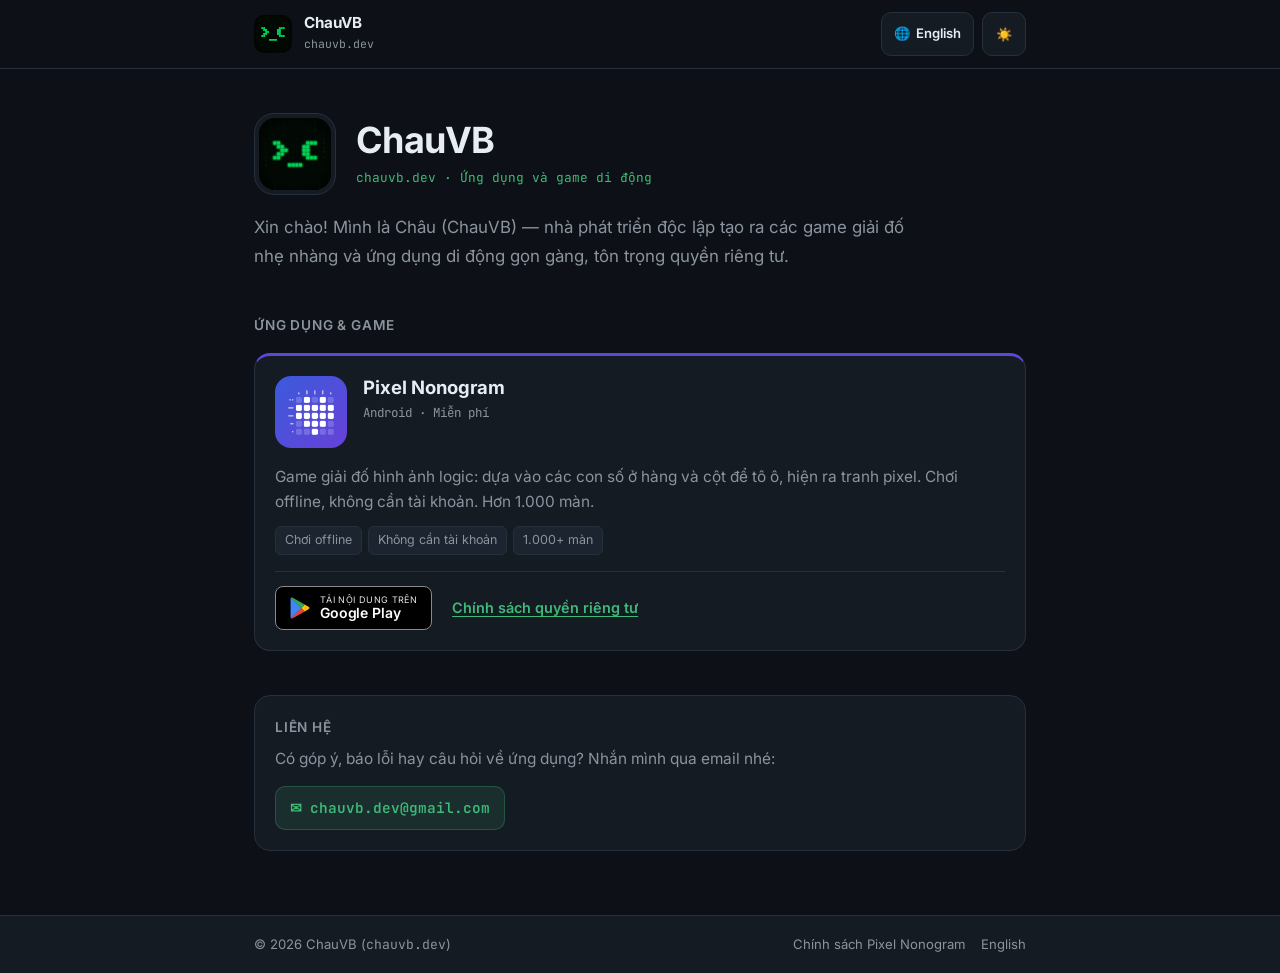
<file: index.html>
<!doctype html>
<html lang="vi">
<head>
  <meta charset="utf-8">
  <meta name="viewport" content="width=device-width, initial-scale=1">
  <title>ChauVB (chauvb.dev) — Ứng dụng và game di động</title>
  <meta name="description" content="ChauVB (chauvb.dev) — nhà phát triển độc lập các ứng dụng và game di động nhẹ nhàng, tôn trọng quyền riêng tư.">
  <meta name="theme-color" content="#0D1117">

  <link rel="canonical" href="https://vubaochau-coder.github.io/">
  <link rel="alternate" hreflang="vi" href="https://vubaochau-coder.github.io/">
  <link rel="alternate" hreflang="en" href="https://vubaochau-coder.github.io/en/">
  <link rel="alternate" hreflang="x-default" href="https://vubaochau-coder.github.io/">

  <link rel="icon" href="/favicon.ico" sizes="any">
  <link rel="icon" href="/favicon.svg" type="image/svg+xml">
  <link rel="apple-touch-icon" href="/apple-touch-icon.png">

  <meta property="og:type" content="website">
  <meta property="og:site_name" content="ChauVB">
  <meta property="og:title" content="ChauVB (chauvb.dev) — Ứng dụng và game di động">
  <meta property="og:description" content="Trang chính thức của nhà phát triển ChauVB — tổng hợp các ứng dụng và game di động trên Google Play.">
  <meta property="og:url" content="https://vubaochau-coder.github.io/">
  <meta property="og:image" content="https://vubaochau-coder.github.io/images/og-image.png">
  <meta property="og:image:width" content="1200">
  <meta property="og:image:height" content="630">
  <meta name="twitter:card" content="summary_large_image">

  <script>try{if(localStorage.getItem('chauvb-theme')==='light')document.documentElement.setAttribute('data-theme','light')}catch(e){}</script>
  <link rel="stylesheet" href="/assets/site.css">
</head>
<body>
  <a class="skip-link" href="#main-content">Chuyển tới nội dung chính</a>

  <header class="site-header">
    <div class="container header-inner">
      <a class="brand-link" href="/">
        <img class="brand-logo" src="/images/chauvb-logo.svg" alt="Biểu tượng chauvb.dev" width="38" height="38">
        <span>
          <span class="brand-name">ChauVB</span>
          <span class="brand-handle">chauvb.dev</span>
        </span>
      </a>

      <nav class="header-actions" aria-label="Điều hướng và giao diện">
        <a class="control-btn" href="/en/" lang="en" hreflang="en">
          <span aria-hidden="true">🌐</span>
          <span>English</span>
        </a>
        <button id="theme-toggle" class="control-btn" type="button" aria-pressed="false"
                data-label-light="Chuyển sang giao diện sáng"
                data-label-dark="Chuyển sang giao diện tối"
                aria-label="Chuyển sang giao diện sáng">
          <span data-theme-icon aria-hidden="true">☀️</span>
        </button>
      </nav>
    </div>
  </header>

  <main id="main-content" class="container">
    <section class="hero">
      <div class="hero-top">
        <div class="hero-avatar-wrap">
          <img class="hero-avatar" src="/images/chauvb-logo.svg" alt="Logo nhà phát triển ChauVB" width="72" height="72">
        </div>
        <div>
          <h1>ChauVB</h1>
          <p class="hero-tagline">chauvb.dev · Ứng dụng và game di động</p>
        </div>
      </div>
      <p class="hero-intro">
        Xin chào! Mình là Châu (ChauVB) — nhà phát triển độc lập tạo ra các game giải đố nhẹ nhàng và ứng dụng di động gọn gàng, tôn trọng quyền riêng tư.
      </p>
    </section>

    <section class="apps-section" aria-labelledby="apps-heading">
      <div class="section-head">
        <h2 id="apps-heading" class="section-title">Ứng dụng &amp; Game</h2>
      </div>

      <div class="apps-grid">
        <!-- App: Pixel Nonogram -->
        <article class="app-card" style="--app-accent: #5B48DA;">
          <div>
            <div class="app-card-head">
              <img class="app-icon" src="/images/pixel-nonogram.png" alt="Biểu tượng game Pixel Nonogram" width="72" height="72">
              <div class="app-title-wrap">
                <h3 class="app-name">Pixel Nonogram</h3>
                <div class="app-meta">Android · Miễn phí</div>
              </div>
            </div>
            <p class="app-desc">
              Game giải đố hình ảnh logic: dựa vào các con số ở hàng và cột để tô ô, hiện ra tranh pixel. Chơi offline, không cần tài khoản. Hơn 1.000 màn.
            </p>
            <ul class="app-tags" aria-label="Điểm nổi bật">
              <li>Chơi offline</li>
              <li>Không cần tài khoản</li>
              <li>1.000+ màn</li>
            </ul>
          </div>

          <div class="app-actions">
            <a class="play-badge" href="https://play.google.com/store/apps/details?id=com.chauvb.nonogram" target="_blank" rel="noopener noreferrer" aria-label="Tải Pixel Nonogram trên Google Play">
              <svg width="20" height="22" viewBox="0 0 24 26" fill="none" aria-hidden="true">
                <path d="M1.2 0.8C0.9 1.1 0.7 1.6 0.7 2.2V23.8C0.7 24.4 0.9 24.9 1.2 25.2L1.4 25.3L13.5 13.2V12.8L1.4 0.7L1.2 0.8Z" fill="#4285F4"/>
                <path d="M17.5 17.2L13.5 13.2V12.8L17.5 8.8L17.6 8.9L22.3 11.6C23.7 12.4 23.7 13.6 22.3 14.4L17.6 17.1L17.5 17.2Z" fill="#FBBC04"/>
                <path d="M17.6 17.1L13.5 13L1.2 25.2C1.7 25.7 2.4 25.7 3.3 25.2L17.6 17.1Z" fill="#EA4335"/>
                <path d="M17.6 8.9L3.3 0.8C2.4 0.3 1.7 0.3 1.2 0.8L13.5 13L17.6 8.9Z" fill="#34A853"/>
              </svg>
              <span class="play-badge-text">
                <span class="play-badge-sub">Tải nội dung trên</span>
                <span class="play-badge-main">Google Play</span>
              </span>
            </a>
            <a class="privacy-link" href="/nonogram/privacy/">Chính sách quyền riêng tư</a>
          </div>
        </article>
        <!-- Thêm app mới: sao chép khối <article class="app-card"> ở trên, đổi --app-accent, icon, tên, mô tả và đường dẫn. -->
      </div>
    </section>

    <section class="contact-card" aria-labelledby="contact-heading">
      <h2 id="contact-heading" class="section-title">Liên hệ</h2>
      <p>Có góp ý, báo lỗi hay câu hỏi về ứng dụng? Nhắn mình qua email nhé:</p>
      <a class="email-chip" href="mailto:chauvb.dev@gmail.com">
        <span aria-hidden="true">✉</span>
        <span>chauvb.dev@gmail.com</span>
      </a>
    </section>
  </main>

  <footer class="site-footer">
    <div class="container footer-inner">
      <div>© 2026 ChauVB (<span class="mono">chauvb.dev</span>)</div>
      <div class="footer-links">
        <a href="/nonogram/privacy/">Chính sách Pixel Nonogram</a>
        <a href="/en/" lang="en" hreflang="en">English</a>
      </div>
    </div>
  </footer>

  <script src="/assets/site.js" defer></script>
</body>
</html>
</file>
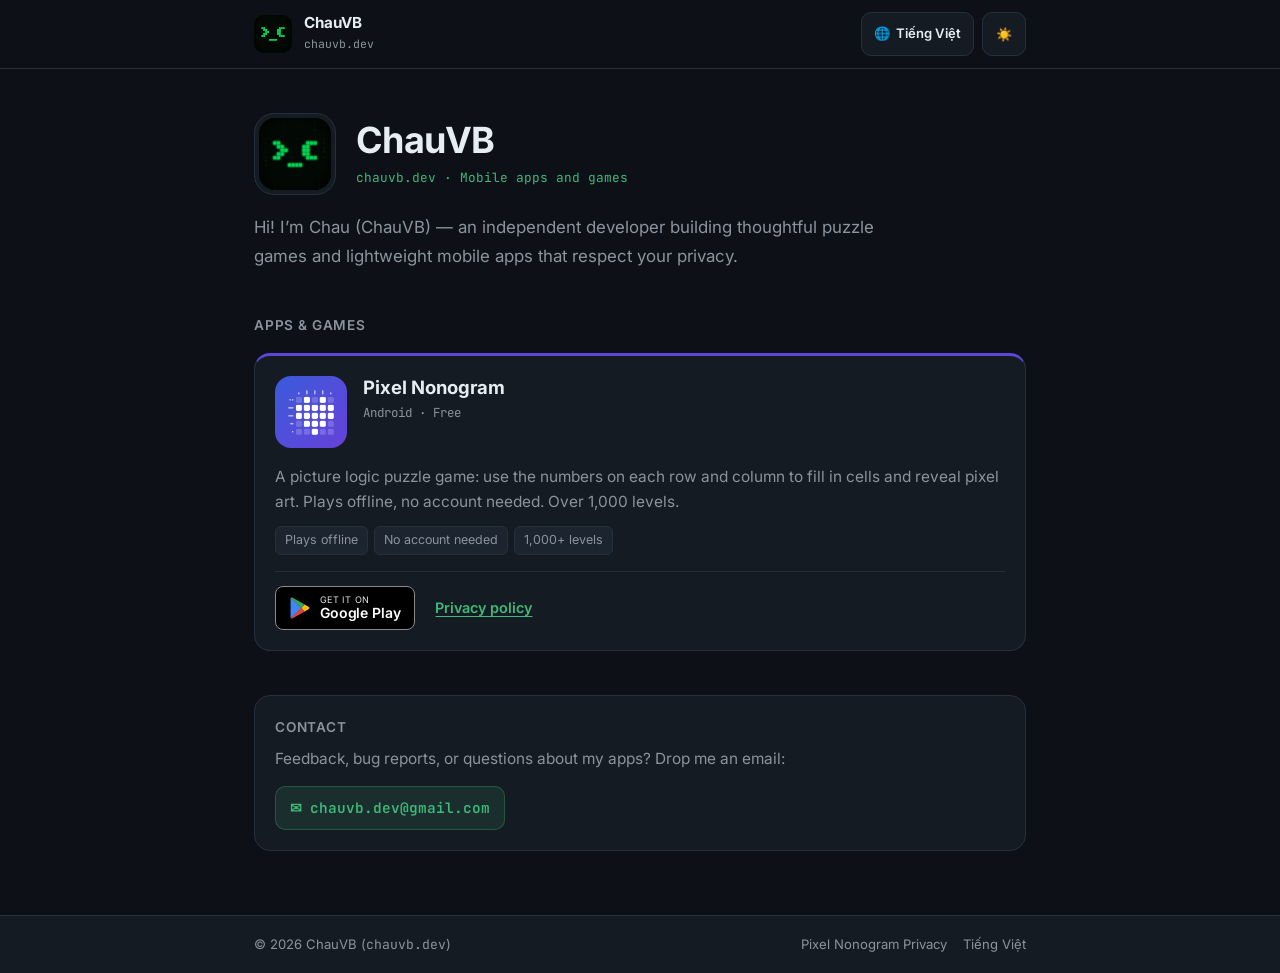
<file: en/index.html>
<!doctype html>
<html lang="en">
<head>
  <meta charset="utf-8">
  <meta name="viewport" content="width=device-width, initial-scale=1">
  <title>ChauVB (chauvb.dev) — Mobile apps and games</title>
  <meta name="description" content="ChauVB (chauvb.dev) — independent developer creating thoughtful puzzle games and lightweight mobile apps that respect your privacy.">
  <meta name="theme-color" content="#0D1117">

  <link rel="canonical" href="https://vubaochau-coder.github.io/en/">
  <link rel="alternate" hreflang="vi" href="https://vubaochau-coder.github.io/">
  <link rel="alternate" hreflang="en" href="https://vubaochau-coder.github.io/en/">
  <link rel="alternate" hreflang="x-default" href="https://vubaochau-coder.github.io/">

  <link rel="icon" href="/favicon.ico" sizes="any">
  <link rel="icon" href="/favicon.svg" type="image/svg+xml">
  <link rel="apple-touch-icon" href="/apple-touch-icon.png">

  <meta property="og:type" content="website">
  <meta property="og:site_name" content="ChauVB">
  <meta property="og:title" content="ChauVB (chauvb.dev) — Mobile apps and games">
  <meta property="og:description" content="Official home of ChauVB — independent mobile apps and puzzle games on Google Play.">
  <meta property="og:url" content="https://vubaochau-coder.github.io/en/">
  <meta property="og:image" content="https://vubaochau-coder.github.io/images/og-image.png">
  <meta property="og:image:width" content="1200">
  <meta property="og:image:height" content="630">
  <meta name="twitter:card" content="summary_large_image">

  <script>try{if(localStorage.getItem('chauvb-theme')==='light')document.documentElement.setAttribute('data-theme','light')}catch(e){}</script>
  <link rel="stylesheet" href="/assets/site.css">
</head>
<body>
  <a class="skip-link" href="#main-content">Skip to main content</a>

  <header class="site-header">
    <div class="container header-inner">
      <a class="brand-link" href="/en/">
        <img class="brand-logo" src="/images/chauvb-logo.svg" alt="chauvb.dev logo" width="38" height="38">
        <span>
          <span class="brand-name">ChauVB</span>
          <span class="brand-handle">chauvb.dev</span>
        </span>
      </a>

      <nav class="header-actions" aria-label="Language and theme">
        <a class="control-btn" href="/" lang="vi" hreflang="vi">
          <span aria-hidden="true">🌐</span>
          <span>Tiếng Việt</span>
        </a>
        <button id="theme-toggle" class="control-btn" type="button" aria-pressed="false"
                data-label-light="Switch to light theme"
                data-label-dark="Switch to dark theme"
                aria-label="Switch to light theme">
          <span data-theme-icon aria-hidden="true">☀️</span>
        </button>
      </nav>
    </div>
  </header>

  <main id="main-content" class="container">
    <section class="hero">
      <div class="hero-top">
        <div class="hero-avatar-wrap">
          <img class="hero-avatar" src="/images/chauvb-logo.svg" alt="ChauVB developer logo" width="72" height="72">
        </div>
        <div>
          <h1>ChauVB</h1>
          <p class="hero-tagline">chauvb.dev · Mobile apps and games</p>
        </div>
      </div>
      <p class="hero-intro">
        Hi! I’m Chau (ChauVB) — an independent developer building thoughtful puzzle games and lightweight mobile apps that respect your privacy.
      </p>
    </section>

    <section class="apps-section" aria-labelledby="apps-heading">
      <div class="section-head">
        <h2 id="apps-heading" class="section-title">Apps &amp; Games</h2>
      </div>

      <div class="apps-grid">
        <!-- App: Pixel Nonogram -->
        <article class="app-card" style="--app-accent: #5B48DA;">
          <div>
            <div class="app-card-head">
              <img class="app-icon" src="/images/pixel-nonogram.png" alt="Pixel Nonogram app icon" width="72" height="72">
              <div class="app-title-wrap">
                <h3 class="app-name">Pixel Nonogram</h3>
                <div class="app-meta">Android · Free</div>
              </div>
            </div>
            <p class="app-desc">
              A picture logic puzzle game: use the numbers on each row and column to fill in cells and reveal pixel art. Plays offline, no account needed. Over 1,000 levels.
            </p>
            <ul class="app-tags" aria-label="Highlights">
              <li>Plays offline</li>
              <li>No account needed</li>
              <li>1,000+ levels</li>
            </ul>
          </div>

          <div class="app-actions">
            <a class="play-badge" href="https://play.google.com/store/apps/details?id=com.chauvb.nonogram" target="_blank" rel="noopener noreferrer" aria-label="Get Pixel Nonogram on Google Play">
              <svg width="20" height="22" viewBox="0 0 24 26" fill="none" aria-hidden="true">
                <path d="M1.2 0.8C0.9 1.1 0.7 1.6 0.7 2.2V23.8C0.7 24.4 0.9 24.9 1.2 25.2L1.4 25.3L13.5 13.2V12.8L1.4 0.7L1.2 0.8Z" fill="#4285F4"/>
                <path d="M17.5 17.2L13.5 13.2V12.8L17.5 8.8L17.6 8.9L22.3 11.6C23.7 12.4 23.7 13.6 22.3 14.4L17.6 17.1L17.5 17.2Z" fill="#FBBC04"/>
                <path d="M17.6 17.1L13.5 13L1.2 25.2C1.7 25.7 2.4 25.7 3.3 25.2L17.6 17.1Z" fill="#EA4335"/>
                <path d="M17.6 8.9L3.3 0.8C2.4 0.3 1.7 0.3 1.2 0.8L13.5 13L17.6 8.9Z" fill="#34A853"/>
              </svg>
              <span class="play-badge-text">
                <span class="play-badge-sub">Get it on</span>
                <span class="play-badge-main">Google Play</span>
              </span>
            </a>
            <a class="privacy-link" href="/en/nonogram/privacy/">Privacy policy</a>
          </div>
        </article>
        <!-- New app: copy the <article class="app-card"> block above and update --app-accent, icon, title, description, and links. -->
      </div>
    </section>

    <section class="contact-card" aria-labelledby="contact-heading">
      <h2 id="contact-heading" class="section-title">Contact</h2>
      <p>Feedback, bug reports, or questions about my apps? Drop me an email:</p>
      <a class="email-chip" href="mailto:chauvb.dev@gmail.com">
        <span aria-hidden="true">✉</span>
        <span>chauvb.dev@gmail.com</span>
      </a>
    </section>
  </main>

  <footer class="site-footer">
    <div class="container footer-inner">
      <div>© 2026 ChauVB (<span class="mono">chauvb.dev</span>)</div>
      <div class="footer-links">
        <a href="/en/nonogram/privacy/">Pixel Nonogram Privacy</a>
        <a href="/" lang="vi" hreflang="vi">Tiếng Việt</a>
      </div>
    </div>
  </footer>

  <script src="/assets/site.js" defer></script>
</body>
</html>
</file>
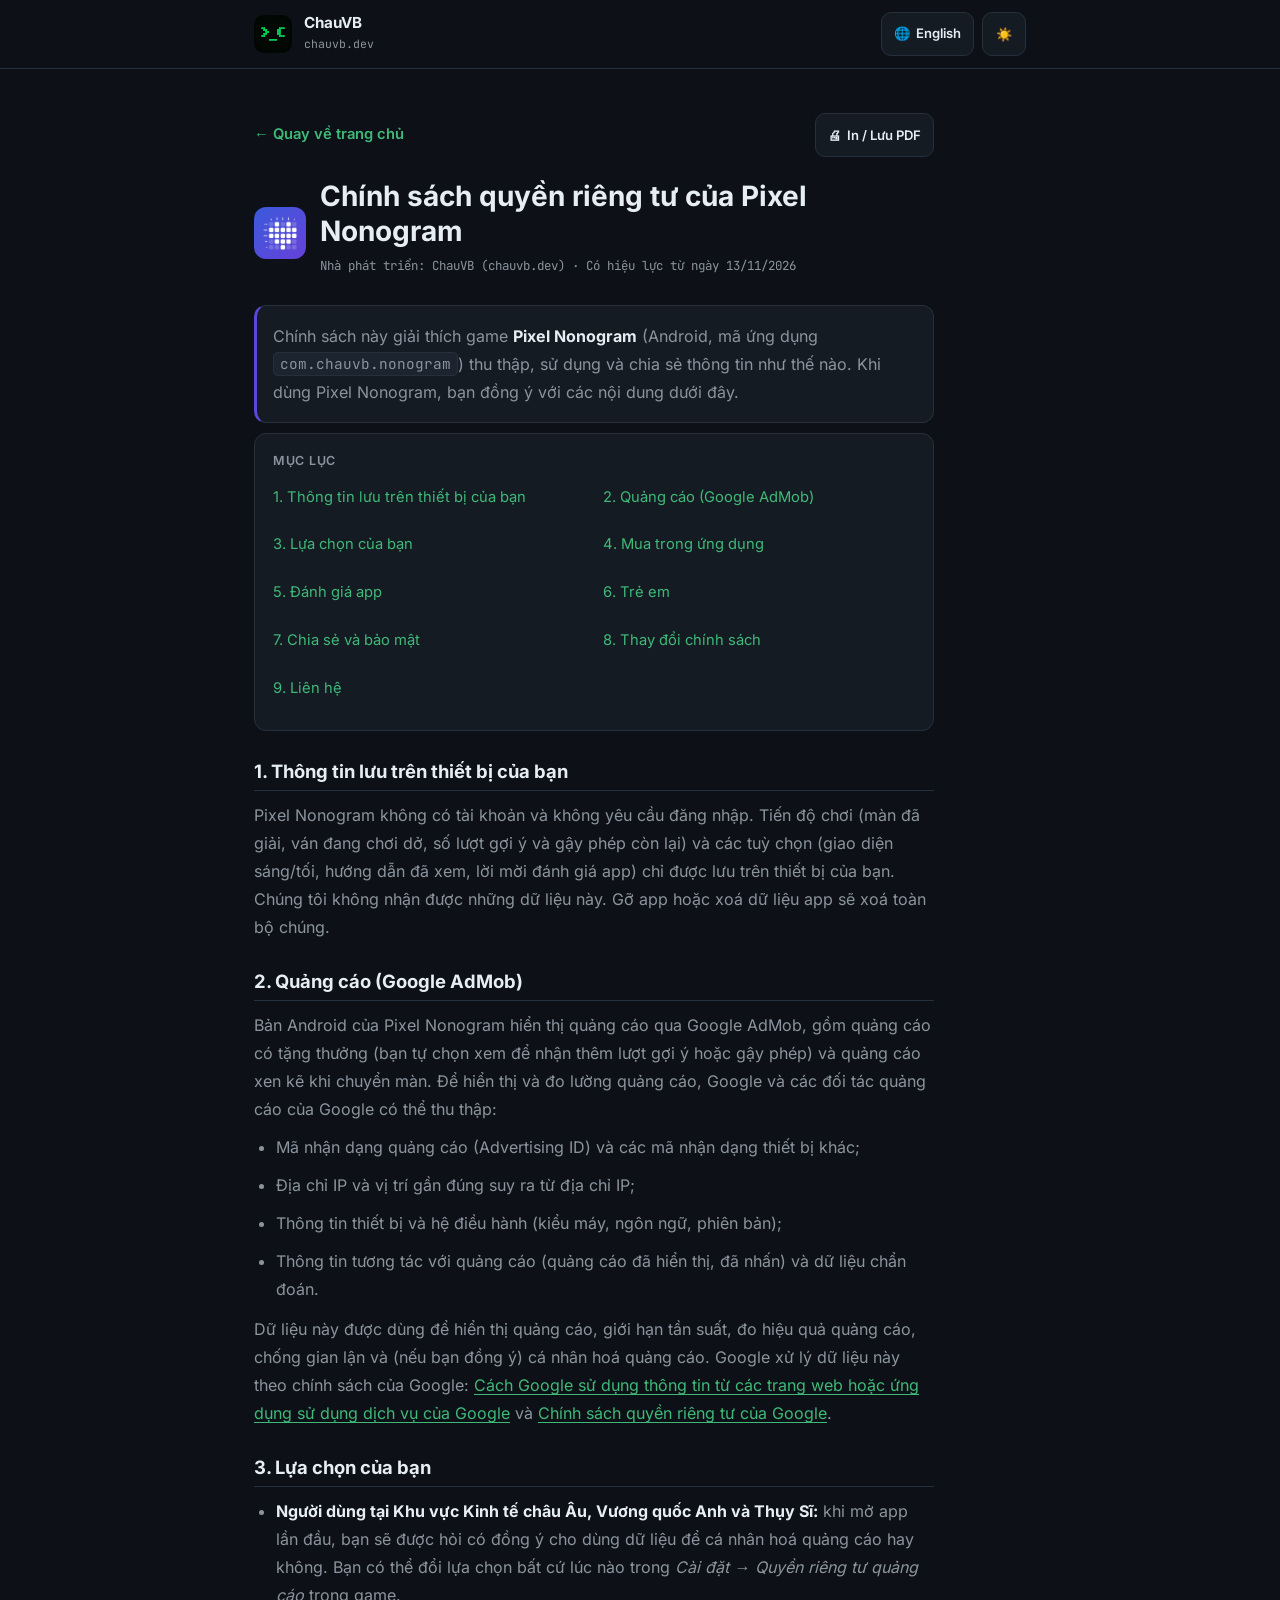
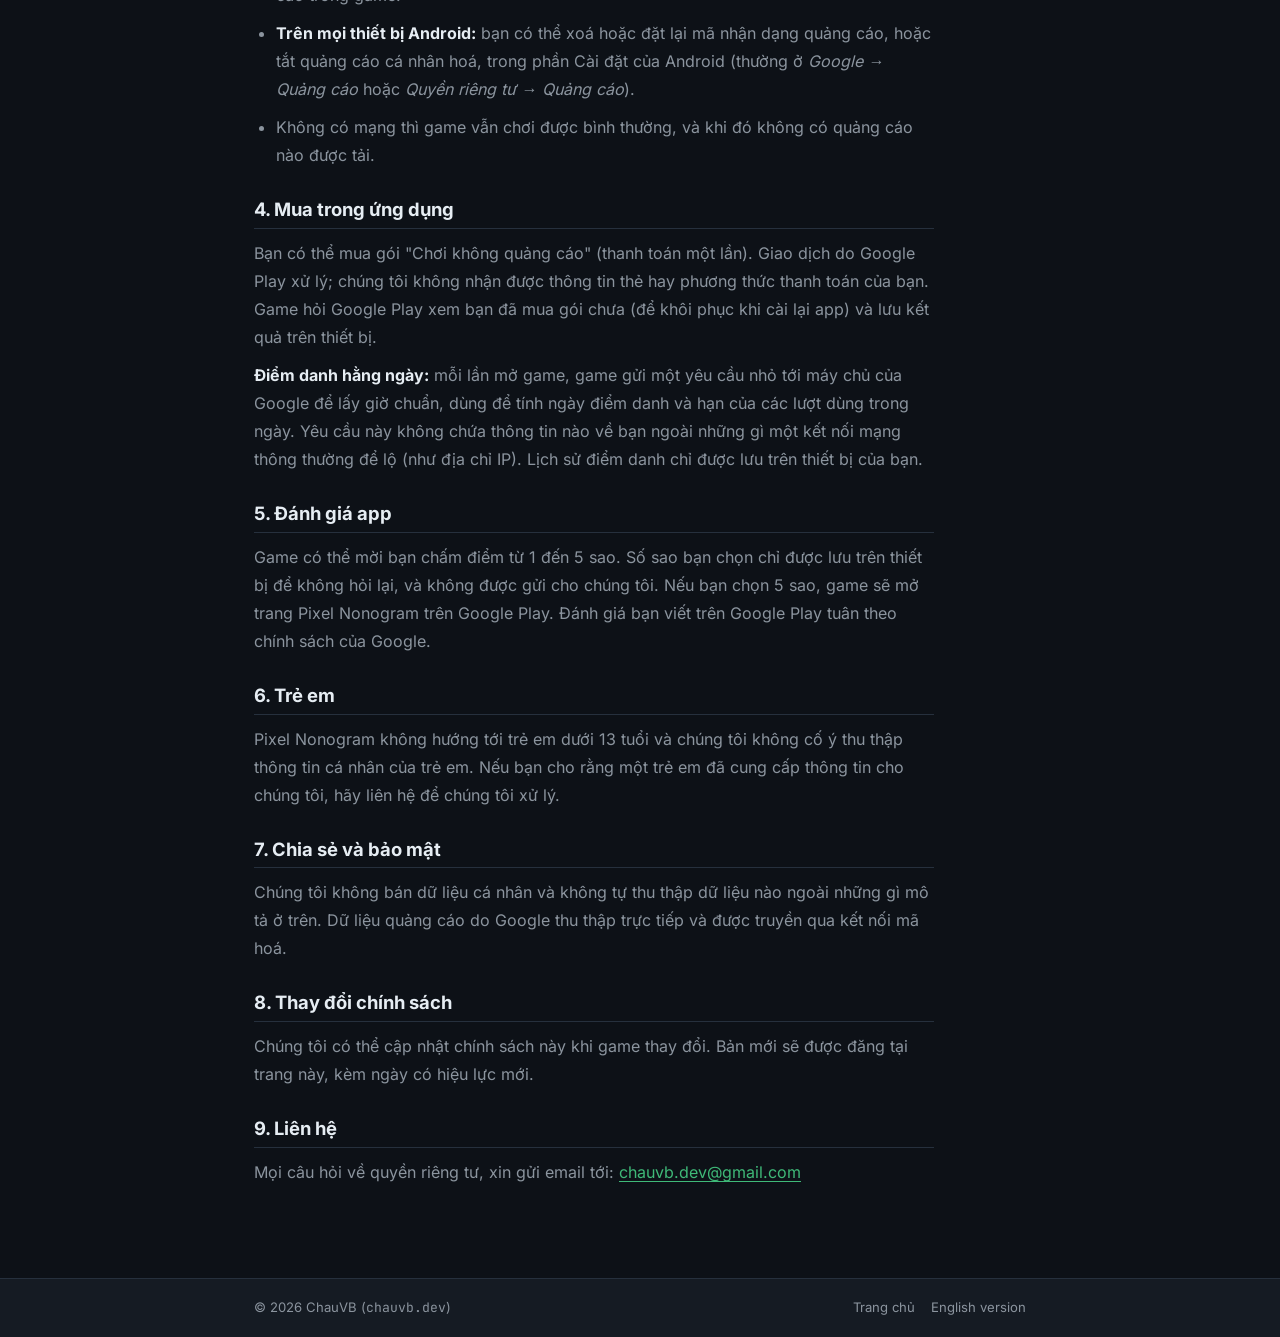
<file: nonogram/privacy/index.html>
<!doctype html>
<html lang="vi">
<head>
  <meta charset="utf-8">
  <meta name="viewport" content="width=device-width, initial-scale=1">
  <title>Chính sách quyền riêng tư của Pixel Nonogram — ChauVB</title>
  <meta name="description" content="Chính sách quyền riêng tư của game Pixel Nonogram (com.chauvb.nonogram) phát triển bởi ChauVB (chauvb.dev).">
  <meta name="theme-color" content="#0D1117">

  <link rel="canonical" href="https://vubaochau-coder.github.io/nonogram/privacy/">
  <link rel="alternate" hreflang="vi" href="https://vubaochau-coder.github.io/nonogram/privacy/">
  <link rel="alternate" hreflang="en" href="https://vubaochau-coder.github.io/en/nonogram/privacy/">
  <link rel="alternate" hreflang="x-default" href="https://vubaochau-coder.github.io/nonogram/privacy/">

  <link rel="icon" href="/favicon.ico" sizes="any">
  <link rel="icon" href="/favicon.svg" type="image/svg+xml">
  <link rel="apple-touch-icon" href="/apple-touch-icon.png">

  <meta property="og:type" content="article">
  <meta property="og:site_name" content="ChauVB">
  <meta property="og:title" content="Chính sách quyền riêng tư của Pixel Nonogram">
  <meta property="og:description" content="Chính sách quyền riêng tư của game Pixel Nonogram (Android, com.chauvb.nonogram).">
  <meta property="og:url" content="https://vubaochau-coder.github.io/nonogram/privacy/">
  <meta property="og:image" content="https://vubaochau-coder.github.io/images/og-image.png">

  <script>try{if(localStorage.getItem('chauvb-theme')==='light')document.documentElement.setAttribute('data-theme','light')}catch(e){}</script>
  <link rel="stylesheet" href="/assets/site.css">
</head>
<body>
  <a class="skip-link" href="#main-content">Chuyển tới nội dung chính</a>

  <header class="site-header">
    <div class="container header-inner">
      <a class="brand-link" href="/">
        <img class="brand-logo" src="/images/chauvb-logo.svg" alt="Biểu tượng chauvb.dev" width="38" height="38">
        <span>
          <span class="brand-name">ChauVB</span>
          <span class="brand-handle">chauvb.dev</span>
        </span>
      </a>

      <nav class="header-actions" aria-label="Ngôn ngữ và giao diện">
        <a class="control-btn" href="/en/nonogram/privacy/" lang="en" hreflang="en">
          <span aria-hidden="true">🌐</span>
          <span>English</span>
        </a>
        <button id="theme-toggle" class="control-btn" type="button" aria-pressed="false"
                data-label-light="Chuyển sang giao diện sáng"
                data-label-dark="Chuyển sang giao diện tối"
                aria-label="Chuyển sang giao diện sáng">
          <span data-theme-icon aria-hidden="true">☀️</span>
        </button>
      </nav>
    </div>
  </header>

  <main id="main-content" class="container">
    <article class="policy-article" style="--app-accent: #5B48DA;">
      <div class="policy-topbar">
        <a class="back-link" href="/">← Quay về trang chủ</a>
        <button class="control-btn no-print" type="button" onclick="window.print()">
          <span aria-hidden="true">🖨</span>
          <span>In / Lưu PDF</span>
        </button>
      </div>

      <div class="policy-header">
        <img class="policy-app-icon" src="/images/pixel-nonogram.png" alt="Biểu tượng Pixel Nonogram" width="52" height="52">
        <div>
          <h1>Chính sách quyền riêng tư của Pixel Nonogram</h1>
          <p class="policy-meta">Nhà phát triển: ChauVB (chauvb.dev) · Có hiệu lực từ ngày 13/11/2026</p>
        </div>
      </div>

      <p class="policy-lead">Chính sách này giải thích game <strong>Pixel Nonogram</strong> (Android, mã ứng dụng <code>com.chauvb.nonogram</code>) thu thập, sử dụng và chia sẻ thông tin như thế nào. Khi dùng Pixel Nonogram, bạn đồng ý với các nội dung dưới đây.</p>

      <nav class="policy-toc" aria-label="Mục lục">
        <p class="policy-toc-title">Mục lục</p>
        <ol>
          <li><a href="#sec-1">1. Thông tin lưu trên thiết bị của bạn</a></li>
          <li><a href="#sec-2">2. Quảng cáo (Google AdMob)</a></li>
          <li><a href="#sec-3">3. Lựa chọn của bạn</a></li>
          <li><a href="#sec-4">4. Mua trong ứng dụng</a></li>
          <li><a href="#sec-5">5. Đánh giá app</a></li>
          <li><a href="#sec-6">6. Trẻ em</a></li>
          <li><a href="#sec-7">7. Chia sẻ và bảo mật</a></li>
          <li><a href="#sec-8">8. Thay đổi chính sách</a></li>
          <li><a href="#sec-9">9. Liên hệ</a></li>
        </ol>
      </nav>

      <section id="sec-1">
        <h2>1. Thông tin lưu trên thiết bị của bạn</h2>
        <p>Pixel Nonogram không có tài khoản và không yêu cầu đăng nhập. Tiến độ chơi (màn đã giải, ván đang chơi dở, số lượt gợi ý và gậy phép còn lại) và các tuỳ chọn (giao diện sáng/tối, hướng dẫn đã xem, lời mời đánh giá app) chỉ được lưu trên thiết bị của bạn. Chúng tôi không nhận được những dữ liệu này. Gỡ app hoặc xoá dữ liệu app sẽ xoá toàn bộ chúng.</p>
      </section>

      <section id="sec-2">
        <h2>2. Quảng cáo (Google AdMob)</h2>
        <p>Bản Android của Pixel Nonogram hiển thị quảng cáo qua Google AdMob, gồm quảng cáo có tặng thưởng (bạn tự chọn xem để nhận thêm lượt gợi ý hoặc gậy phép) và quảng cáo xen kẽ khi chuyển màn. Để hiển thị và đo lường quảng cáo, Google và các đối tác quảng cáo của Google có thể thu thập:</p>
        <ul>
          <li>Mã nhận dạng quảng cáo (Advertising ID) và các mã nhận dạng thiết bị khác;</li>
          <li>Địa chỉ IP và vị trí gần đúng suy ra từ địa chỉ IP;</li>
          <li>Thông tin thiết bị và hệ điều hành (kiểu máy, ngôn ngữ, phiên bản);</li>
          <li>Thông tin tương tác với quảng cáo (quảng cáo đã hiển thị, đã nhấn) và dữ liệu chẩn đoán.</li>
        </ul>
        <p>Dữ liệu này được dùng để hiển thị quảng cáo, giới hạn tần suất, đo hiệu quả quảng cáo, chống gian lận và (nếu bạn đồng ý) cá nhân hoá quảng cáo. Google xử lý dữ liệu này theo chính sách của Google: <a href="https://policies.google.com/technologies/partner-sites">Cách Google sử dụng thông tin từ các trang web hoặc ứng dụng sử dụng dịch vụ của Google</a> và <a href="https://policies.google.com/privacy">Chính sách quyền riêng tư của Google</a>.</p>
      </section>

      <section id="sec-3">
        <h2>3. Lựa chọn của bạn</h2>
        <ul>
          <li><strong>Người dùng tại Khu vực Kinh tế châu Âu, Vương quốc Anh và Thụy Sĩ:</strong> khi mở app lần đầu, bạn sẽ được hỏi có đồng ý cho dùng dữ liệu để cá nhân hoá quảng cáo hay không. Bạn có thể đổi lựa chọn bất cứ lúc nào trong <em>Cài đặt → Quyền riêng tư quảng cáo</em> trong game.</li>
          <li><strong>Trên mọi thiết bị Android:</strong> bạn có thể xoá hoặc đặt lại mã nhận dạng quảng cáo, hoặc tắt quảng cáo cá nhân hoá, trong phần Cài đặt của Android (thường ở <em>Google → Quảng cáo</em> hoặc <em>Quyền riêng tư → Quảng cáo</em>).</li>
          <li>Không có mạng thì game vẫn chơi được bình thường, và khi đó không có quảng cáo nào được tải.</li>
        </ul>
      </section>

      <section id="sec-4">
        <h2>4. Mua trong ứng dụng</h2>
        <p>Bạn có thể mua gói "Chơi không quảng cáo" (thanh toán một lần). Giao dịch do Google Play xử lý; chúng tôi không nhận được thông tin thẻ hay phương thức thanh toán của bạn. Game hỏi Google Play xem bạn đã mua gói chưa (để khôi phục khi cài lại app) và lưu kết quả trên thiết bị.</p>
        <p><strong>Điểm danh hằng ngày:</strong> mỗi lần mở game, game gửi một yêu cầu nhỏ tới máy chủ của Google để lấy giờ chuẩn, dùng để tính ngày điểm danh và hạn của các lượt dùng trong ngày. Yêu cầu này không chứa thông tin nào về bạn ngoài những gì một kết nối mạng thông thường để lộ (như địa chỉ IP). Lịch sử điểm danh chỉ được lưu trên thiết bị của bạn.</p>
      </section>

      <section id="sec-5">
        <h2>5. Đánh giá app</h2>
        <p>Game có thể mời bạn chấm điểm từ 1 đến 5 sao. Số sao bạn chọn chỉ được lưu trên thiết bị để không hỏi lại, và không được gửi cho chúng tôi. Nếu bạn chọn 5 sao, game sẽ mở trang Pixel Nonogram trên Google Play. Đánh giá bạn viết trên Google Play tuân theo chính sách của Google.</p>
      </section>

      <section id="sec-6">
        <h2>6. Trẻ em</h2>
        <p>Pixel Nonogram không hướng tới trẻ em dưới 13 tuổi và chúng tôi không cố ý thu thập thông tin cá nhân của trẻ em. Nếu bạn cho rằng một trẻ em đã cung cấp thông tin cho chúng tôi, hãy liên hệ để chúng tôi xử lý.</p>
      </section>

      <section id="sec-7">
        <h2>7. Chia sẻ và bảo mật</h2>
        <p>Chúng tôi không bán dữ liệu cá nhân và không tự thu thập dữ liệu nào ngoài những gì mô tả ở trên. Dữ liệu quảng cáo do Google thu thập trực tiếp và được truyền qua kết nối mã hoá.</p>
      </section>

      <section id="sec-8">
        <h2>8. Thay đổi chính sách</h2>
        <p>Chúng tôi có thể cập nhật chính sách này khi game thay đổi. Bản mới sẽ được đăng tại trang này, kèm ngày có hiệu lực mới.</p>
      </section>

      <section id="sec-9">
        <h2>9. Liên hệ</h2>
        <p>Mọi câu hỏi về quyền riêng tư, xin gửi email tới: <a href="mailto:chauvb.dev@gmail.com">chauvb.dev@gmail.com</a></p>
      </section>
    </article>
  </main>

  <footer class="site-footer">
    <div class="container footer-inner">
      <div>© 2026 ChauVB (<span class="mono">chauvb.dev</span>)</div>
      <div class="footer-links">
        <a href="/">Trang chủ</a>
        <a href="/en/nonogram/privacy/" lang="en" hreflang="en">English version</a>
      </div>
    </div>
  </footer>

  <script src="/assets/site.js" defer></script>
</body>
</html>
</file>
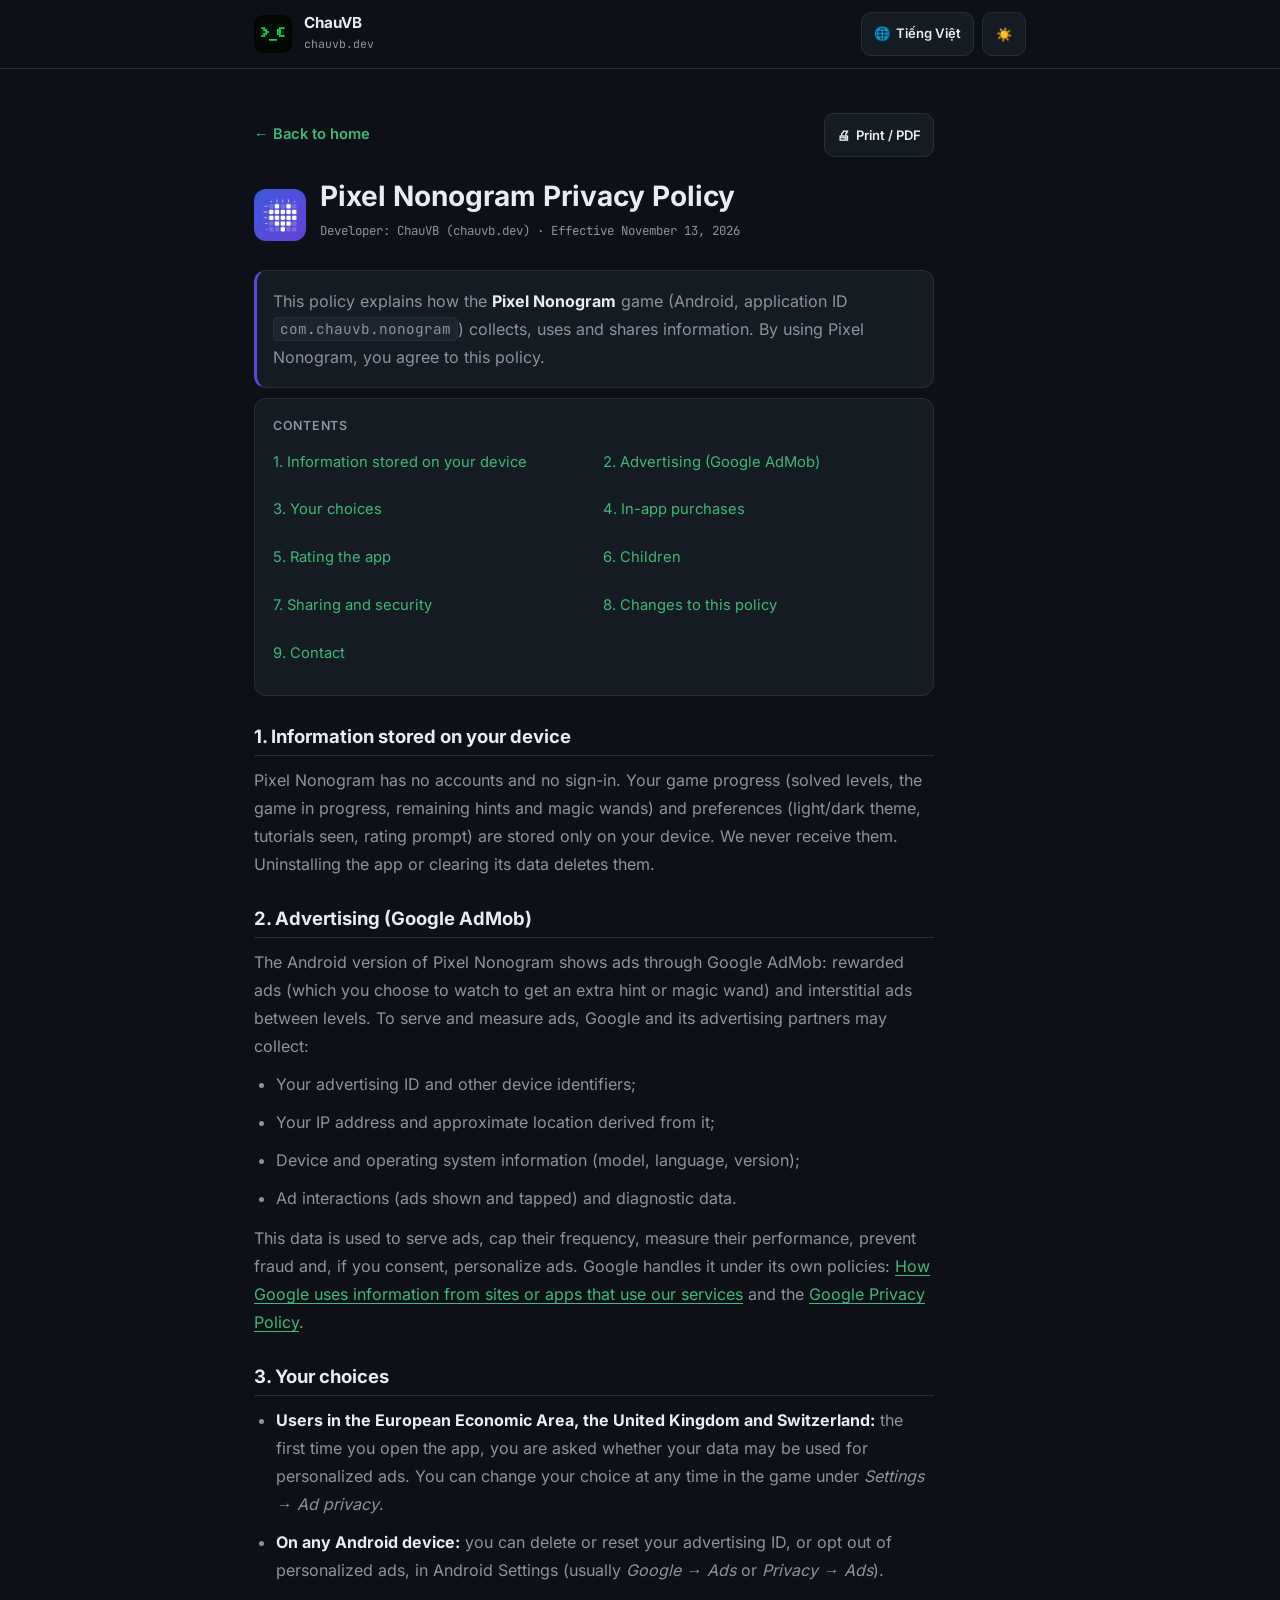
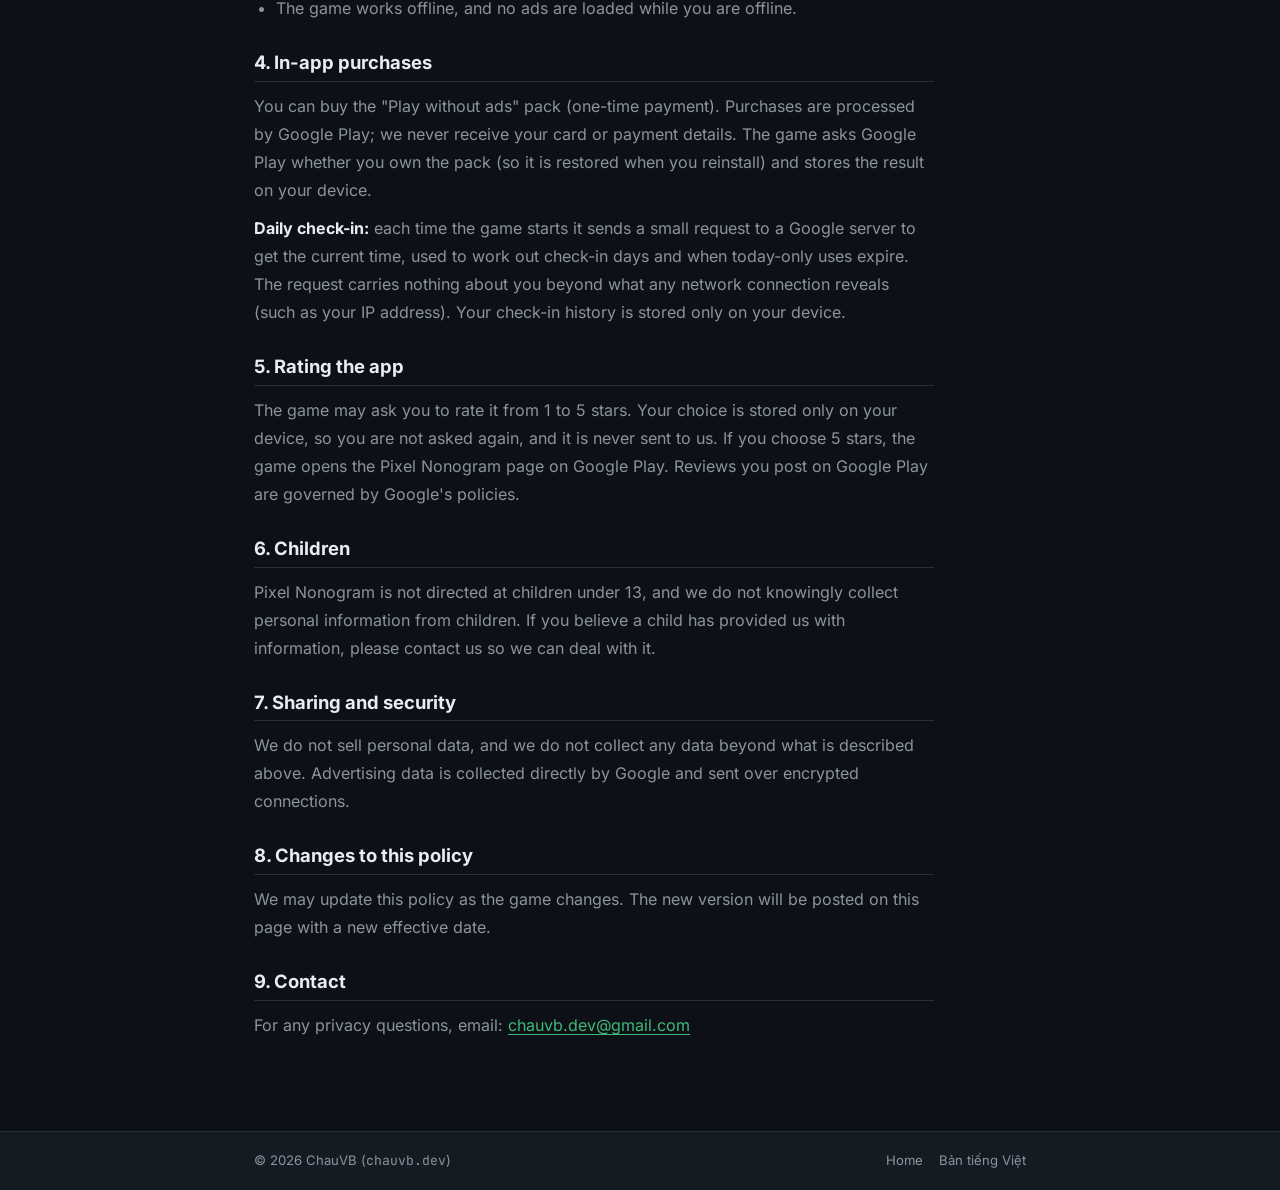
<file: en/nonogram/privacy/index.html>
<!doctype html>
<html lang="en">
<head>
  <meta charset="utf-8">
  <meta name="viewport" content="width=device-width, initial-scale=1">
  <title>Pixel Nonogram Privacy Policy — ChauVB</title>
  <meta name="description" content="Privacy policy of the Pixel Nonogram game (com.chauvb.nonogram) developed by ChauVB (chauvb.dev).">
  <meta name="theme-color" content="#0D1117">

  <link rel="canonical" href="https://vubaochau-coder.github.io/en/nonogram/privacy/">
  <link rel="alternate" hreflang="vi" href="https://vubaochau-coder.github.io/nonogram/privacy/">
  <link rel="alternate" hreflang="en" href="https://vubaochau-coder.github.io/en/nonogram/privacy/">
  <link rel="alternate" hreflang="x-default" href="https://vubaochau-coder.github.io/nonogram/privacy/">

  <link rel="icon" href="/favicon.ico" sizes="any">
  <link rel="icon" href="/favicon.svg" type="image/svg+xml">
  <link rel="apple-touch-icon" href="/apple-touch-icon.png">

  <meta property="og:type" content="article">
  <meta property="og:site_name" content="ChauVB">
  <meta property="og:title" content="Pixel Nonogram Privacy Policy">
  <meta property="og:description" content="Privacy policy of the Pixel Nonogram game (Android, com.chauvb.nonogram).">
  <meta property="og:url" content="https://vubaochau-coder.github.io/en/nonogram/privacy/">
  <meta property="og:image" content="https://vubaochau-coder.github.io/images/og-image.png">

  <script>try{if(localStorage.getItem('chauvb-theme')==='light')document.documentElement.setAttribute('data-theme','light')}catch(e){}</script>
  <link rel="stylesheet" href="/assets/site.css">
</head>
<body>
  <a class="skip-link" href="#main-content">Skip to main content</a>

  <header class="site-header">
    <div class="container header-inner">
      <a class="brand-link" href="/en/">
        <img class="brand-logo" src="/images/chauvb-logo.svg" alt="chauvb.dev logo" width="38" height="38">
        <span>
          <span class="brand-name">ChauVB</span>
          <span class="brand-handle">chauvb.dev</span>
        </span>
      </a>

      <nav class="header-actions" aria-label="Language and theme">
        <a class="control-btn" href="/nonogram/privacy/" lang="vi" hreflang="vi">
          <span aria-hidden="true">🌐</span>
          <span>Tiếng Việt</span>
        </a>
        <button id="theme-toggle" class="control-btn" type="button" aria-pressed="false"
                data-label-light="Switch to light theme"
                data-label-dark="Switch to dark theme"
                aria-label="Switch to light theme">
          <span data-theme-icon aria-hidden="true">☀️</span>
        </button>
      </nav>
    </div>
  </header>

  <main id="main-content" class="container">
    <article class="policy-article" style="--app-accent: #5B48DA;">
      <div class="policy-topbar">
        <a class="back-link" href="/en/">← Back to home</a>
        <button class="control-btn no-print" type="button" onclick="window.print()">
          <span aria-hidden="true">🖨</span>
          <span>Print / PDF</span>
        </button>
      </div>

      <div class="policy-header">
        <img class="policy-app-icon" src="/images/pixel-nonogram.png" alt="Pixel Nonogram icon" width="52" height="52">
        <div>
          <h1>Pixel Nonogram Privacy Policy</h1>
          <p class="policy-meta">Developer: ChauVB (chauvb.dev) · Effective November 13, 2026</p>
        </div>
      </div>

      <p class="policy-lead">This policy explains how the <strong>Pixel Nonogram</strong> game (Android, application ID <code>com.chauvb.nonogram</code>) collects, uses and shares information. By using Pixel Nonogram, you agree to this policy.</p>

      <nav class="policy-toc" aria-label="Contents">
        <p class="policy-toc-title">Contents</p>
        <ol>
          <li><a href="#sec-1">1. Information stored on your device</a></li>
          <li><a href="#sec-2">2. Advertising (Google AdMob)</a></li>
          <li><a href="#sec-3">3. Your choices</a></li>
          <li><a href="#sec-4">4. In-app purchases</a></li>
          <li><a href="#sec-5">5. Rating the app</a></li>
          <li><a href="#sec-6">6. Children</a></li>
          <li><a href="#sec-7">7. Sharing and security</a></li>
          <li><a href="#sec-8">8. Changes to this policy</a></li>
          <li><a href="#sec-9">9. Contact</a></li>
        </ol>
      </nav>

      <section id="sec-1">
        <h2>1. Information stored on your device</h2>
        <p>Pixel Nonogram has no accounts and no sign-in. Your game progress (solved levels, the game in progress, remaining hints and magic wands) and preferences (light/dark theme, tutorials seen, rating prompt) are stored only on your device. We never receive them. Uninstalling the app or clearing its data deletes them.</p>
      </section>

      <section id="sec-2">
        <h2>2. Advertising (Google AdMob)</h2>
        <p>The Android version of Pixel Nonogram shows ads through Google AdMob: rewarded ads (which you choose to watch to get an extra hint or magic wand) and interstitial ads between levels. To serve and measure ads, Google and its advertising partners may collect:</p>
        <ul>
          <li>Your advertising ID and other device identifiers;</li>
          <li>Your IP address and approximate location derived from it;</li>
          <li>Device and operating system information (model, language, version);</li>
          <li>Ad interactions (ads shown and tapped) and diagnostic data.</li>
        </ul>
        <p>This data is used to serve ads, cap their frequency, measure their performance, prevent fraud and, if you consent, personalize ads. Google handles it under its own policies: <a href="https://policies.google.com/technologies/partner-sites">How Google uses information from sites or apps that use our services</a> and the <a href="https://policies.google.com/privacy">Google Privacy Policy</a>.</p>
      </section>

      <section id="sec-3">
        <h2>3. Your choices</h2>
        <ul>
          <li><strong>Users in the European Economic Area, the United Kingdom and Switzerland:</strong> the first time you open the app, you are asked whether your data may be used for personalized ads. You can change your choice at any time in the game under <em>Settings → Ad privacy</em>.</li>
          <li><strong>On any Android device:</strong> you can delete or reset your advertising ID, or opt out of personalized ads, in Android Settings (usually <em>Google → Ads</em> or <em>Privacy → Ads</em>).</li>
          <li>The game works offline, and no ads are loaded while you are offline.</li>
        </ul>
      </section>

      <section id="sec-4">
        <h2>4. In-app purchases</h2>
        <p>You can buy the "Play without ads" pack (one-time payment). Purchases are processed by Google Play; we never receive your card or payment details. The game asks Google Play whether you own the pack (so it is restored when you reinstall) and stores the result on your device.</p>
        <p><strong>Daily check-in:</strong> each time the game starts it sends a small request to a Google server to get the current time, used to work out check-in days and when today-only uses expire. The request carries nothing about you beyond what any network connection reveals (such as your IP address). Your check-in history is stored only on your device.</p>
      </section>

      <section id="sec-5">
        <h2>5. Rating the app</h2>
        <p>The game may ask you to rate it from 1 to 5 stars. Your choice is stored only on your device, so you are not asked again, and it is never sent to us. If you choose 5 stars, the game opens the Pixel Nonogram page on Google Play. Reviews you post on Google Play are governed by Google's policies.</p>
      </section>

      <section id="sec-6">
        <h2>6. Children</h2>
        <p>Pixel Nonogram is not directed at children under 13, and we do not knowingly collect personal information from children. If you believe a child has provided us with information, please contact us so we can deal with it.</p>
      </section>

      <section id="sec-7">
        <h2>7. Sharing and security</h2>
        <p>We do not sell personal data, and we do not collect any data beyond what is described above. Advertising data is collected directly by Google and sent over encrypted connections.</p>
      </section>

      <section id="sec-8">
        <h2>8. Changes to this policy</h2>
        <p>We may update this policy as the game changes. The new version will be posted on this page with a new effective date.</p>
      </section>

      <section id="sec-9">
        <h2>9. Contact</h2>
        <p>For any privacy questions, email: <a href="mailto:chauvb.dev@gmail.com">chauvb.dev@gmail.com</a></p>
      </section>
    </article>
  </main>

  <footer class="site-footer">
    <div class="container footer-inner">
      <div>© 2026 ChauVB (<span class="mono">chauvb.dev</span>)</div>
      <div class="footer-links">
        <a href="/en/">Home</a>
        <a href="/nonogram/privacy/" lang="vi" hreflang="vi">Bản tiếng Việt</a>
      </div>
    </div>
  </footer>

  <script src="/assets/site.js" defer></script>
</body>
</html>
</file>
<file: assets/site.css>
/* ==========================================================================
   ChauVB (chauvb.dev) — Shared Stylesheet
   Default theme: Dark. Light theme via [data-theme="light"].
   Self-hosted fonts only (zero third-party requests).
   ========================================================================== */

/* --- Self-hosted Inter (Vietnamese + Latin) --- */
@font-face {
  font-family: 'Inter';
  font-style: normal;
  font-weight: 400;
  font-display: swap;
  src: url('/assets/fonts/inter-vietnamese-400-normal.woff2') format('woff2');
  unicode-range: U+0102-0103,U+0110-0111,U+0128-0129,U+0168-0169,U+01A0-01A1,U+01AF-01B0,U+0300-0301,U+0303-0304,U+0308-0309,U+0323,U+0329,U+1EA0-1EF9,U+20AB;
}
@font-face {
  font-family: 'Inter';
  font-style: normal;
  font-weight: 400;
  font-display: swap;
  src: url('/assets/fonts/inter-latin-400-normal.woff2') format('woff2');
  unicode-range: U+0000-00FF,U+0131,U+0152-0153,U+02BB-02BC,U+02C6,U+02DA,U+02DC,U+0304,U+0308,U+0329,U+2000-206F,U+20AC,U+2122,U+2191,U+2193,U+2212,U+2215,U+FEFF,U+FFFD;
}
@font-face {
  font-family: 'Inter';
  font-style: normal;
  font-weight: 600;
  font-display: swap;
  src: url('/assets/fonts/inter-vietnamese-600-normal.woff2') format('woff2');
  unicode-range: U+0102-0103,U+0110-0111,U+0128-0129,U+0168-0169,U+01A0-01A1,U+01AF-01B0,U+0300-0301,U+0303-0304,U+0308-0309,U+0323,U+0329,U+1EA0-1EF9,U+20AB;
}
@font-face {
  font-family: 'Inter';
  font-style: normal;
  font-weight: 600;
  font-display: swap;
  src: url('/assets/fonts/inter-latin-600-normal.woff2') format('woff2');
  unicode-range: U+0000-00FF,U+0131,U+0152-0153,U+02BB-02BC,U+02C6,U+02DA,U+02DC,U+0304,U+0308,U+0329,U+2000-206F,U+20AC,U+2122,U+2191,U+2193,U+2212,U+2215,U+FEFF,U+FFFD;
}
@font-face {
  font-family: 'Inter';
  font-style: normal;
  font-weight: 700;
  font-display: swap;
  src: url('/assets/fonts/inter-vietnamese-700-normal.woff2') format('woff2');
  unicode-range: U+0102-0103,U+0110-0111,U+0128-0129,U+0168-0169,U+01A0-01A1,U+01AF-01B0,U+0300-0301,U+0303-0304,U+0308-0309,U+0323,U+0329,U+1EA0-1EF9,U+20AB;
}
@font-face {
  font-family: 'Inter';
  font-style: normal;
  font-weight: 700;
  font-display: swap;
  src: url('/assets/fonts/inter-latin-700-normal.woff2') format('woff2');
  unicode-range: U+0000-00FF,U+0131,U+0152-0153,U+02BB-02BC,U+02C6,U+02DA,U+02DC,U+0304,U+0308,U+0329,U+2000-206F,U+20AC,U+2122,U+2191,U+2193,U+2212,U+2215,U+FEFF,U+FFFD;
}

/* --- Self-hosted JetBrains Mono (Vietnamese + Latin) --- */
@font-face {
  font-family: 'JetBrains Mono';
  font-style: normal;
  font-weight: 400;
  font-display: swap;
  src: url('/assets/fonts/jetbrains-mono-vietnamese-400-normal.woff2') format('woff2');
  unicode-range: U+0102-0103,U+0110-0111,U+0128-0129,U+0168-0169,U+01A0-01A1,U+01AF-01B0,U+0300-0301,U+0303-0304,U+0308-0309,U+0323,U+0329,U+1EA0-1EF9,U+20AB;
}
@font-face {
  font-family: 'JetBrains Mono';
  font-style: normal;
  font-weight: 400;
  font-display: swap;
  src: url('/assets/fonts/jetbrains-mono-latin-400-normal.woff2') format('woff2');
  unicode-range: U+0000-00FF,U+0131,U+0152-0153,U+02BB-02BC,U+02C6,U+02DA,U+02DC,U+0304,U+0308,U+0329,U+2000-206F,U+20AC,U+2122,U+2191,U+2193,U+2212,U+2215,U+FEFF,U+FFFD;
}
@font-face {
  font-family: 'JetBrains Mono';
  font-style: normal;
  font-weight: 600;
  font-display: swap;
  src: url('/assets/fonts/jetbrains-mono-vietnamese-600-normal.woff2') format('woff2');
  unicode-range: U+0102-0103,U+0110-0111,U+0128-0129,U+0168-0169,U+01A0-01A1,U+01AF-01B0,U+0300-0301,U+0303-0304,U+0308-0309,U+0323,U+0329,U+1EA0-1EF9,U+20AB;
}
@font-face {
  font-family: 'JetBrains Mono';
  font-style: normal;
  font-weight: 600;
  font-display: swap;
  src: url('/assets/fonts/jetbrains-mono-latin-600-normal.woff2') format('woff2');
  unicode-range: U+0000-00FF,U+0131,U+0152-0153,U+02BB-02BC,U+02C6,U+02DA,U+02DC,U+0304,U+0308,U+0329,U+2000-206F,U+20AC,U+2122,U+2191,U+2193,U+2212,U+2215,U+FEFF,U+FFFD;
}

/* --- Design Tokens (Default: Dark) --- */
:root {
  color-scheme: dark;
  --font-sans: 'Inter', -apple-system, BlinkMacSystemFont, 'Segoe UI', Roboto, sans-serif;
  --font-mono: 'JetBrains Mono', ui-monospace, SFMono-Regular, Menlo, Monaco, Consolas, monospace;

  --bg: #0D1117;
  --surface: #151B23;
  --surface-2: #1C242F;
  --border: #26303D;
  --fg: #E6EDF3;
  --muted: #8B949E;
  --accent: #3FB978;
  --accent-soft: rgba(63, 185, 120, 0.12);
  --accent-border: rgba(63, 185, 120, 0.28);
  --btn-bg: #2EA063;
  --btn-bg-hover: #35B270;
  --btn-fg: #FFFFFF;

  /* Soft, eye-friendly 404 pixel grid */
  --px-on: #2E8F5B;
  --px-on-border: #3CA86D;
  --px-off: #1B232E;
  --px-off-border: #2A3544;
}

:root[data-theme="light"] {
  color-scheme: light;
  --bg: #F8FAFC;
  --surface: #FFFFFF;
  --surface-2: #F1F5F9;
  --border: #E2E8F0;
  --fg: #0F172A;
  --muted: #475569;
  --accent: #15803D;
  --accent-soft: rgba(21, 128, 61, 0.08);
  --accent-border: rgba(21, 128, 61, 0.22);
  --btn-bg: #15803D;
  --btn-bg-hover: #166534;
  --btn-fg: #FFFFFF;

  --px-on: #2D7A52;
  --px-on-border: #236342;
  --px-off: #E8EEF2;
  --px-off-border: #D3DCE4;
}

/* --- Base Reset --- */
*, *::before, *::after {
  box-sizing: border-box;
}

html {
  scroll-behavior: smooth;
  -webkit-text-size-adjust: 100%;
}

@media (prefers-reduced-motion: reduce) {
  html { scroll-behavior: auto; }
}

body {
  margin: 0;
  min-height: 100vh;
  display: flex;
  flex-direction: column;
  background: var(--bg);
  color: var(--fg);
  font-family: var(--font-sans);
  font-size: 16px;
  line-height: 1.65;
  -webkit-font-smoothing: antialiased;
}

a {
  color: var(--accent);
  text-underline-offset: 3px;
}

a:hover {
  text-decoration: underline;
}

:focus-visible {
  outline: 2px solid var(--accent);
  outline-offset: 2px;
  border-radius: 4px;
}

code {
  font-family: var(--font-mono);
  font-size: 0.9em;
  background: var(--surface-2);
  border: 1px solid var(--border);
  border-radius: 5px;
  padding: 0.1em 0.4em;
}

.mono {
  font-family: var(--font-mono);
}

.skip-link {
  position: absolute;
  left: -9999px;
  top: 0;
  background: var(--btn-bg);
  color: var(--btn-fg);
  padding: 10px 16px;
  z-index: 100;
  text-decoration: none;
  font-weight: 600;
}

.skip-link:focus {
  left: 12px;
  top: 12px;
  border-radius: 8px;
}

/* --- Layout Container --- */
.container {
  width: 100%;
  max-width: 820px;
  margin: 0 auto;
  padding-left: 24px;
  padding-right: 24px;
}

@media (max-width: 560px) {
  .container {
    padding-left: 16px;
    padding-right: 16px;
  }
}

/* --- Top Header --- */
.site-header {
  position: sticky;
  top: 0;
  z-index: 20;
  background: var(--bg);
  border-bottom: 1px solid var(--border);
}

.header-inner {
  display: flex;
  align-items: center;
  justify-content: space-between;
  gap: 12px;
  padding-top: 12px;
  padding-bottom: 12px;
}

.brand-link {
  display: inline-flex;
  align-items: center;
  gap: 12px;
  text-decoration: none;
  color: var(--fg);
  min-height: 44px;
}

.brand-link:hover {
  text-decoration: none;
}

.brand-logo {
  width: 38px;
  height: 38px;
  border-radius: 10px;
  display: block;
  flex-shrink: 0;
}

.brand-name {
  display: block;
  font-weight: 700;
  font-size: 0.95rem;
  line-height: 1.1;
  letter-spacing: -0.01em;
}

.brand-handle {
  display: block;
  font-family: var(--font-mono);
  font-size: 0.72rem;
  color: var(--muted);
  margin-top: 3px;
}

.header-actions {
  display: flex;
  align-items: center;
  gap: 8px;
}

.control-btn {
  display: inline-flex;
  align-items: center;
  justify-content: center;
  gap: 6px;
  min-height: 44px;
  min-width: 44px;
  padding: 0 12px;
  border-radius: 10px;
  background: var(--surface);
  border: 1px solid var(--border);
  color: var(--fg);
  font-family: var(--font-sans);
  font-size: 0.82rem;
  font-weight: 600;
  text-decoration: none;
  cursor: pointer;
  transition: border-color 0.15s ease, background-color 0.15s ease;
}

.control-btn:hover {
  border-color: var(--accent);
  text-decoration: none;
}

/* Hide JS-only theme button when scripting is disabled */
.no-js-hide {
  display: inline-flex;
}

/* --- Main Content --- */
main {
  flex: 1;
  padding-top: 44px;
  padding-bottom: 64px;
}

@media (max-width: 560px) {
  main {
    padding-top: 28px;
    padding-bottom: 48px;
  }
}

/* --- Home Hero --- */
.hero {
  margin-bottom: 44px;
}

.hero-top {
  display: flex;
  flex-wrap: wrap;
  align-items: center;
  gap: 20px;
  margin-bottom: 18px;
}

.hero-avatar-wrap {
  padding: 4px;
  border-radius: 20px;
  background: var(--surface);
  border: 1px solid var(--border);
  flex-shrink: 0;
}

.hero-avatar {
  width: 72px;
  height: 72px;
  border-radius: 16px;
  display: block;
}

.hero h1 {
  font-size: clamp(1.75rem, 4vw, 2.25rem);
  font-weight: 700;
  line-height: 1.15;
  letter-spacing: -0.02em;
  margin: 0 0 6px;
}

.hero-tagline {
  font-family: var(--font-mono);
  font-size: 0.8rem;
  color: var(--accent);
  margin: 0;
}

.hero-intro {
  font-size: 1.05rem;
  line-height: 1.7;
  color: var(--muted);
  max-width: 60ch;
  margin: 0;
}

/* --- Section Header --- */
.section-head {
  display: flex;
  align-items: center;
  justify-content: space-between;
  gap: 12px;
  margin-bottom: 16px;
}

.section-title {
  font-size: 0.85rem;
  font-weight: 600;
  text-transform: uppercase;
  letter-spacing: 0.06em;
  color: var(--muted);
  margin: 0;
}

/* --- Apps Grid & Cards --- */
.apps-section {
  margin-bottom: 44px;
}

.apps-grid {
  display: grid;
  gap: 16px;
  grid-template-columns: repeat(auto-fit, minmax(min(100%, 320px), 1fr));
}

.app-card {
  --card-accent: var(--app-accent, var(--accent));
  display: flex;
  flex-direction: column;
  justify-content: space-between;
  gap: 16px;
  min-width: 0;
  background: var(--surface);
  border: 1px solid var(--border);
  border-top: 3px solid var(--card-accent);
  border-radius: 16px;
  padding: 20px;
}

.app-card-head {
  display: flex;
  align-items: flex-start;
  gap: 16px;
}

.app-icon {
  width: 72px;
  height: 72px;
  border-radius: 16px;
  flex-shrink: 0;
  display: block;
}

.app-title-wrap {
  min-width: 0;
  flex: 1;
}

.app-name {
  font-size: 1.15rem;
  font-weight: 700;
  line-height: 1.3;
  margin: 0;
  overflow-wrap: break-word;
}

.app-meta {
  font-family: var(--font-mono);
  font-size: 0.78rem;
  color: var(--muted);
  margin-top: 4px;
}

.app-desc {
  color: var(--muted);
  font-size: 0.96rem;
  line-height: 1.65;
  margin: 16px 0 12px;
}

.app-tags {
  display: flex;
  flex-wrap: wrap;
  gap: 6px;
  list-style: none;
  padding: 0;
  margin: 0;
}

.app-tags li {
  font-size: 0.78rem;
  color: var(--muted);
  background: var(--surface-2);
  border: 1px solid var(--border);
  border-radius: 6px;
  padding: 3px 9px;
}

.app-actions {
  display: flex;
  flex-wrap: wrap;
  align-items: center;
  gap: 12px 16px;
  padding-top: 14px;
  border-top: 1px solid var(--border);
}

/* Google Play Official-Style Badge Button */
.play-badge {
  display: inline-flex;
  align-items: center;
  gap: 10px;
  min-height: 44px;
  padding: 7px 14px;
  border-radius: 8px;
  background: #000000;
  color: #FFFFFF;
  border: 1px solid #8A8A8A;
  text-decoration: none;
  transition: border-color 0.15s ease, transform 0.12s ease;
}

.play-badge:hover {
  border-color: #FFFFFF;
  text-decoration: none;
}

.play-badge-text {
  display: flex;
  flex-direction: column;
  line-height: 1;
  text-align: left;
}

.play-badge-sub {
  font-size: 9px;
  letter-spacing: 0.04em;
  opacity: 0.9;
  text-transform: uppercase;
}

.play-badge-main {
  font-size: 14px;
  font-weight: 600;
  margin-top: 2px;
  letter-spacing: -0.01em;
}

.privacy-link {
  display: inline-flex;
  align-items: center;
  min-height: 44px;
  padding: 0 4px;
  font-size: 0.9rem;
  font-weight: 600;
  color: var(--accent);
}

/* --- Contact Card --- */
.contact-card {
  background: var(--surface);
  border: 1px solid var(--border);
  border-radius: 16px;
  padding: 20px;
}

.contact-card p {
  color: var(--muted);
  font-size: 0.96rem;
  margin: 8px 0 14px;
}

.email-chip {
  display: inline-flex;
  align-items: center;
  gap: 8px;
  min-height: 44px;
  padding: 0 14px;
  border-radius: 10px;
  background: var(--accent-soft);
  border: 1px solid var(--accent-border);
  color: var(--accent);
  font-family: var(--font-mono);
  font-size: 0.9rem;
  font-weight: 600;
  text-decoration: none;
}

.email-chip:hover {
  text-decoration: underline;
}

/* --- Privacy Policy Article --- */
.policy-article {
  max-width: 68ch;
  font-size: 1rem;
  line-height: 1.75;
}

.policy-topbar {
  display: flex;
  flex-wrap: wrap;
  align-items: center;
  justify-content: space-between;
  gap: 10px;
  margin-bottom: 22px;
}

.back-link {
  display: inline-flex;
  align-items: center;
  min-height: 44px;
  font-size: 0.92rem;
  font-weight: 600;
  text-decoration: none;
}

.back-link:hover {
  text-decoration: underline;
}

.policy-header {
  display: flex;
  align-items: center;
  gap: 14px;
  margin-bottom: 18px;
}

.policy-app-icon {
  width: 52px;
  height: 52px;
  border-radius: 12px;
  flex-shrink: 0;
  display: block;
}

.policy-article h1 {
  font-size: clamp(1.35rem, 3.5vw, 1.75rem);
  line-height: 1.25;
  margin: 0 0 6px;
}

.policy-meta {
  font-family: var(--font-mono);
  font-size: 0.78rem;
  color: var(--muted);
  margin: 0;
}

.policy-lead {
  --lead-accent: var(--app-accent, var(--accent));
  background: var(--surface);
  border: 1px solid var(--border);
  border-left: 3px solid var(--lead-accent);
  border-radius: 12px;
  padding: 16px;
  margin: 20px 0 24px;
}

.policy-toc {
  background: var(--surface);
  border: 1px solid var(--border);
  border-radius: 12px;
  padding: 16px 18px;
  margin-bottom: 28px;
}

.policy-toc-title {
  font-size: 0.78rem;
  font-weight: 600;
  text-transform: uppercase;
  letter-spacing: 0.06em;
  color: var(--muted);
  margin: 0 0 10px;
}

.policy-toc ol {
  list-style: none;
  padding: 0;
  margin: 0;
  display: grid;
  gap: 6px 18px;
  grid-template-columns: repeat(auto-fit, minmax(min(100%, 240px), 1fr));
  font-size: 0.92rem;
}

.policy-toc a {
  display: block;
  padding: 3px 0;
  text-decoration: none;
}

.policy-toc a:hover {
  text-decoration: underline;
}

.policy-article section {
  margin-bottom: 28px;
  scroll-margin-top: 84px;
}

.policy-article h2 {
  font-size: 1.15rem;
  line-height: 1.35;
  margin: 0 0 10px;
  padding-bottom: 6px;
  border-bottom: 1px solid var(--border);
}

.policy-article p,
.policy-article li {
  color: var(--muted);
  margin: 0 0 10px;
}

.policy-article strong {
  color: var(--fg);
}

.policy-article ul {
  padding-left: 22px;
  margin: 8px 0 12px;
}

/* --- 404 Page --- */
.notfound-wrap {
  max-width: 600px;
  margin: 0 auto;
  text-align: center;
  padding-top: 20px;
}

.pixel-board-card {
  display: inline-block;
  background: var(--surface);
  border: 1px solid var(--border);
  border-radius: 16px;
  padding: 16px 18px;
  margin-bottom: 24px;
}

.pixel-board-hint {
  font-size: 0.78rem;
  color: var(--muted);
  margin: 0 0 12px;
}

.pixel-grid-404 {
  display: inline-grid;
  grid-template-columns: repeat(11, 22px);
  gap: 6px;
}

@media (max-width: 420px) {
  .pixel-grid-404 {
    grid-template-columns: repeat(11, 18px);
    gap: 5px;
  }
}

.px-cell {
  width: 22px;
  height: 22px;
  border-radius: 5px;
  padding: 0;
  background: var(--px-off);
  border: 1px solid var(--px-off-border);
  cursor: pointer;
  transition: transform 0.12s ease, background-color 0.15s ease;
}

@media (max-width: 420px) {
  .px-cell {
    width: 18px;
    height: 18px;
  }
}

.px-cell[data-on="1"] {
  background: var(--px-on);
  border-color: var(--px-on-border);
}

.px-cell:hover {
  transform: scale(1.07);
}

@media (prefers-reduced-motion: reduce) {
  .px-cell:hover { transform: none; }
}

.notfound-wrap h1 {
  font-size: clamp(1.45rem, 4vw, 1.85rem);
  margin: 0 0 10px;
}

.notfound-wrap p {
  color: var(--muted);
  max-width: 48ch;
  margin: 0 auto 12px;
}

.notfound-actions {
  display: flex;
  flex-wrap: wrap;
  justify-content: center;
  gap: 12px;
  margin-top: 24px;
}

.btn-primary,
.btn-secondary {
  display: inline-flex;
  align-items: center;
  justify-content: center;
  min-height: 44px;
  padding: 0 20px;
  border-radius: 10px;
  font-size: 0.92rem;
  font-weight: 600;
  text-decoration: none;
  transition: background-color 0.15s ease, border-color 0.15s ease;
}

.btn-primary {
  background: var(--btn-bg);
  color: var(--btn-fg);
}

.btn-primary:hover {
  background: var(--btn-bg-hover);
  text-decoration: none;
}

.btn-secondary {
  background: var(--surface);
  color: var(--fg);
  border: 1px solid var(--border);
}

.btn-secondary:hover {
  border-color: var(--accent);
  text-decoration: none;
}

/* --- Footer --- */
.site-footer {
  border-top: 1px solid var(--border);
  background: var(--surface);
}

.footer-inner {
  display: flex;
  flex-wrap: wrap;
  align-items: center;
  justify-content: space-between;
  gap: 10px 20px;
  padding-top: 18px;
  padding-bottom: 18px;
  font-size: 0.82rem;
  color: var(--muted);
}

.footer-links {
  display: flex;
  flex-wrap: wrap;
  gap: 16px;
}

.footer-links a {
  color: var(--muted);
  text-decoration: none;
}

.footer-links a:hover {
  color: var(--fg);
  text-decoration: underline;
}

/* --- Print Stylesheet (clean PDF / paper output) --- */
@media print {
  :root,
  :root[data-theme="light"] {
    --bg: #FFFFFF;
    --surface: #FFFFFF;
    --surface-2: #F5F5F5;
    --border: #CCCCCC;
    --fg: #000000;
    --muted: #222222;
    --accent: #000000;
  }

  body {
    background: #FFFFFF !important;
    color: #000000 !important;
    font-size: 11pt;
    line-height: 1.55;
  }

  .site-header,
  .site-footer,
  .policy-topbar,
  .policy-toc,
  .no-print {
    display: none !important;
  }

  main {
    padding: 0 !important;
  }

  .container,
  .policy-article {
    max-width: 100% !important;
    padding: 0 !important;
  }

  .policy-lead {
    border: 1px solid #999999;
    border-left: 3px solid #000000;
  }

  a {
    color: #000000 !important;
    text-decoration: underline;
  }

  a[href^="http"]::after {
    content: " (" attr(href) ")";
    font-size: 9pt;
    word-break: break-all;
  }

  h1, h2 {
    page-break-after: avoid;
    break-after: avoid;
  }
}
</file>
